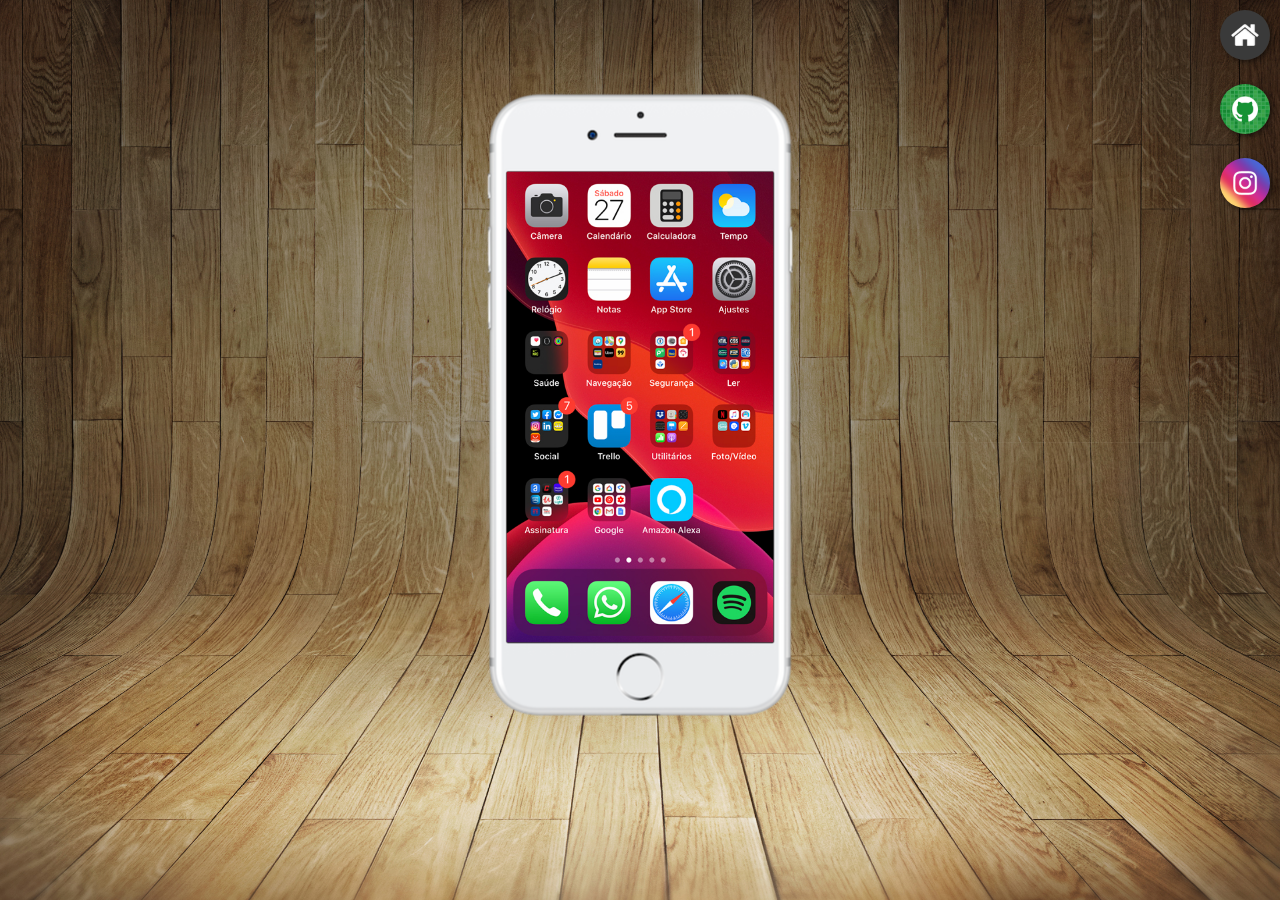
<file: index.html>
<!DOCTYPE html>
<html lang="pt-br">
<head>
    <meta charset="UTF-8">
    <meta name="viewport" content="width=device-width, initial-scale=1.0">
    <title>Projeto Redes Sociais</title>
    <link rel="stylesheet" href="estilos/style.css">
</head>
<body>
    <main>
        <section id="telefone">
            <iframe src="home.html" name="tela" id="tela" frameborder="0">
                seu navegador não é compatível com isso.
            </iframe>
        </section>
        <section id="redes">
            <a href="home.html" target="tela"><img src="imagens/logo-home.jpg" alt=""></a> <br>
            <a href="github.html" target="tela"><img src="imagens/logo-github.jpg" alt=""></a> <br>
            <a href="instagram.html" target="tela"><img src="imagens/logo-instagram.jpg" alt=""></a> 
            
        </section>
    </main>
</body>
</html>
</file>
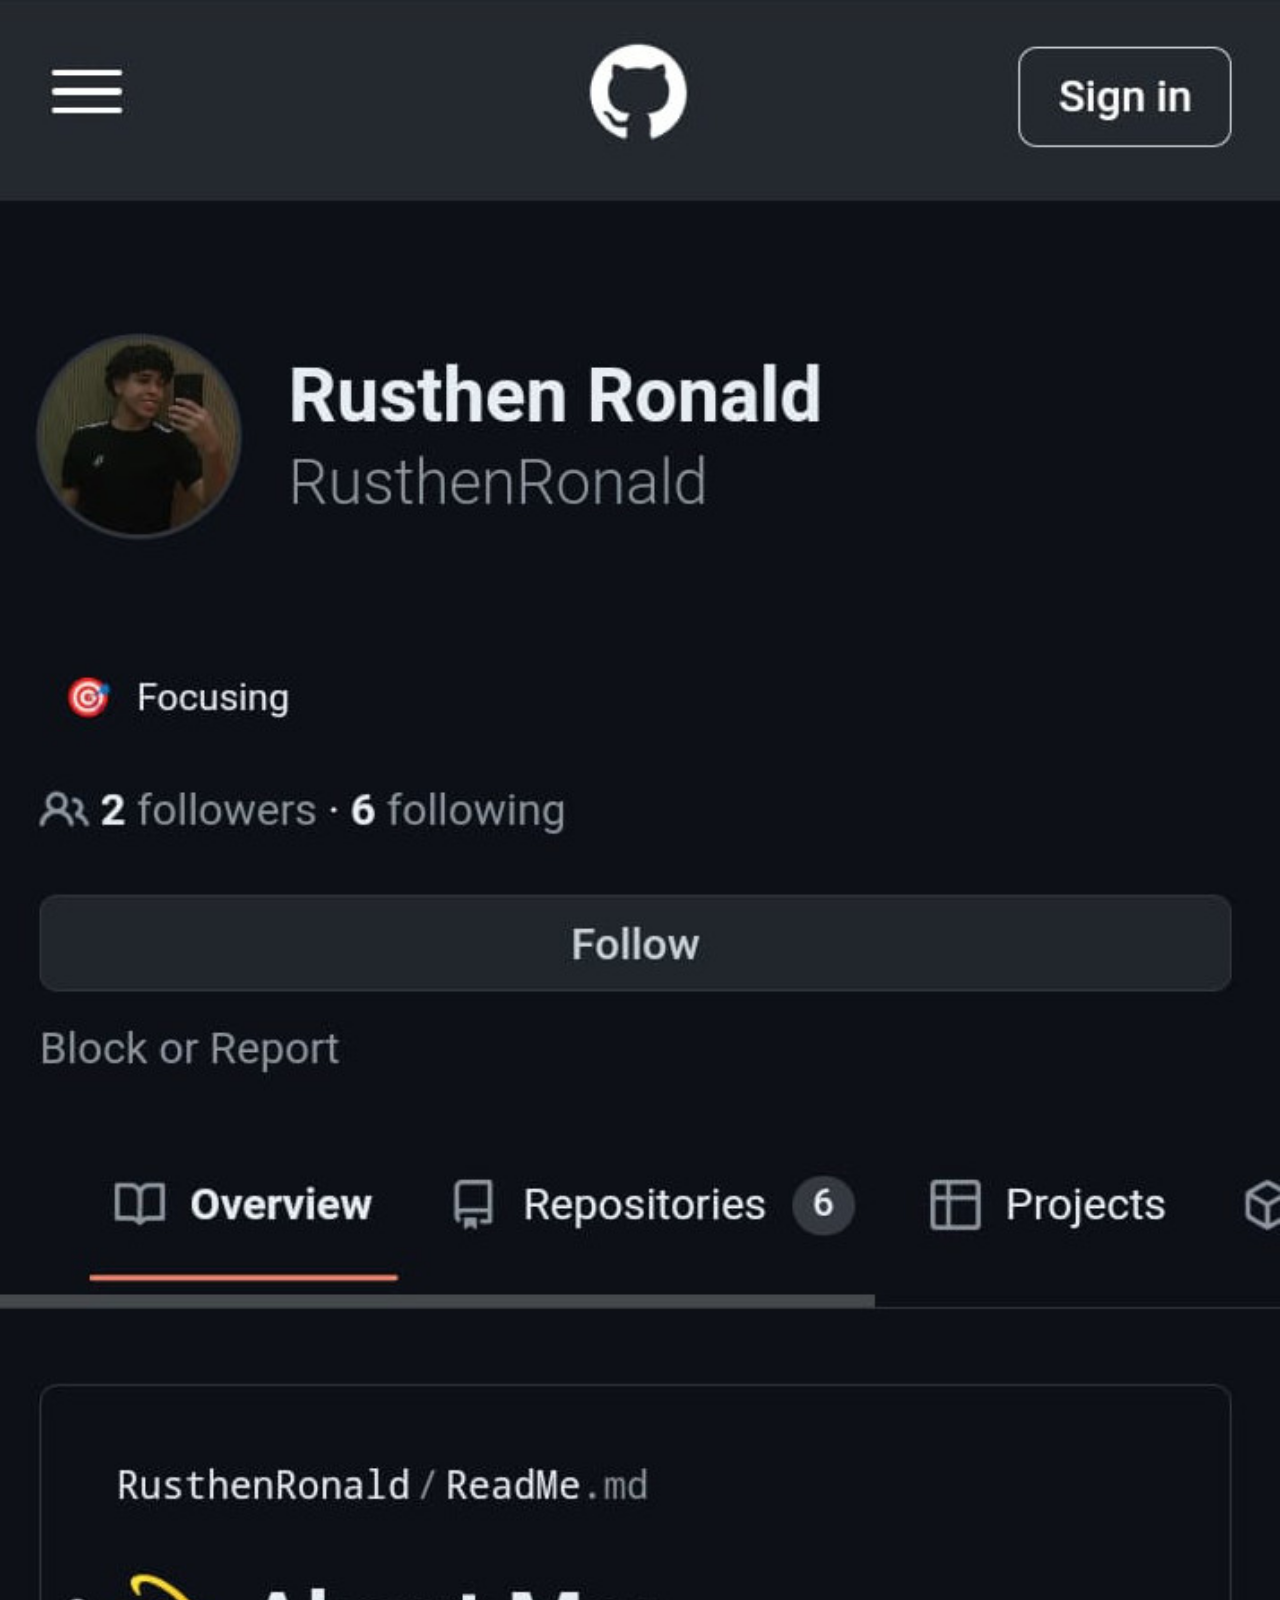
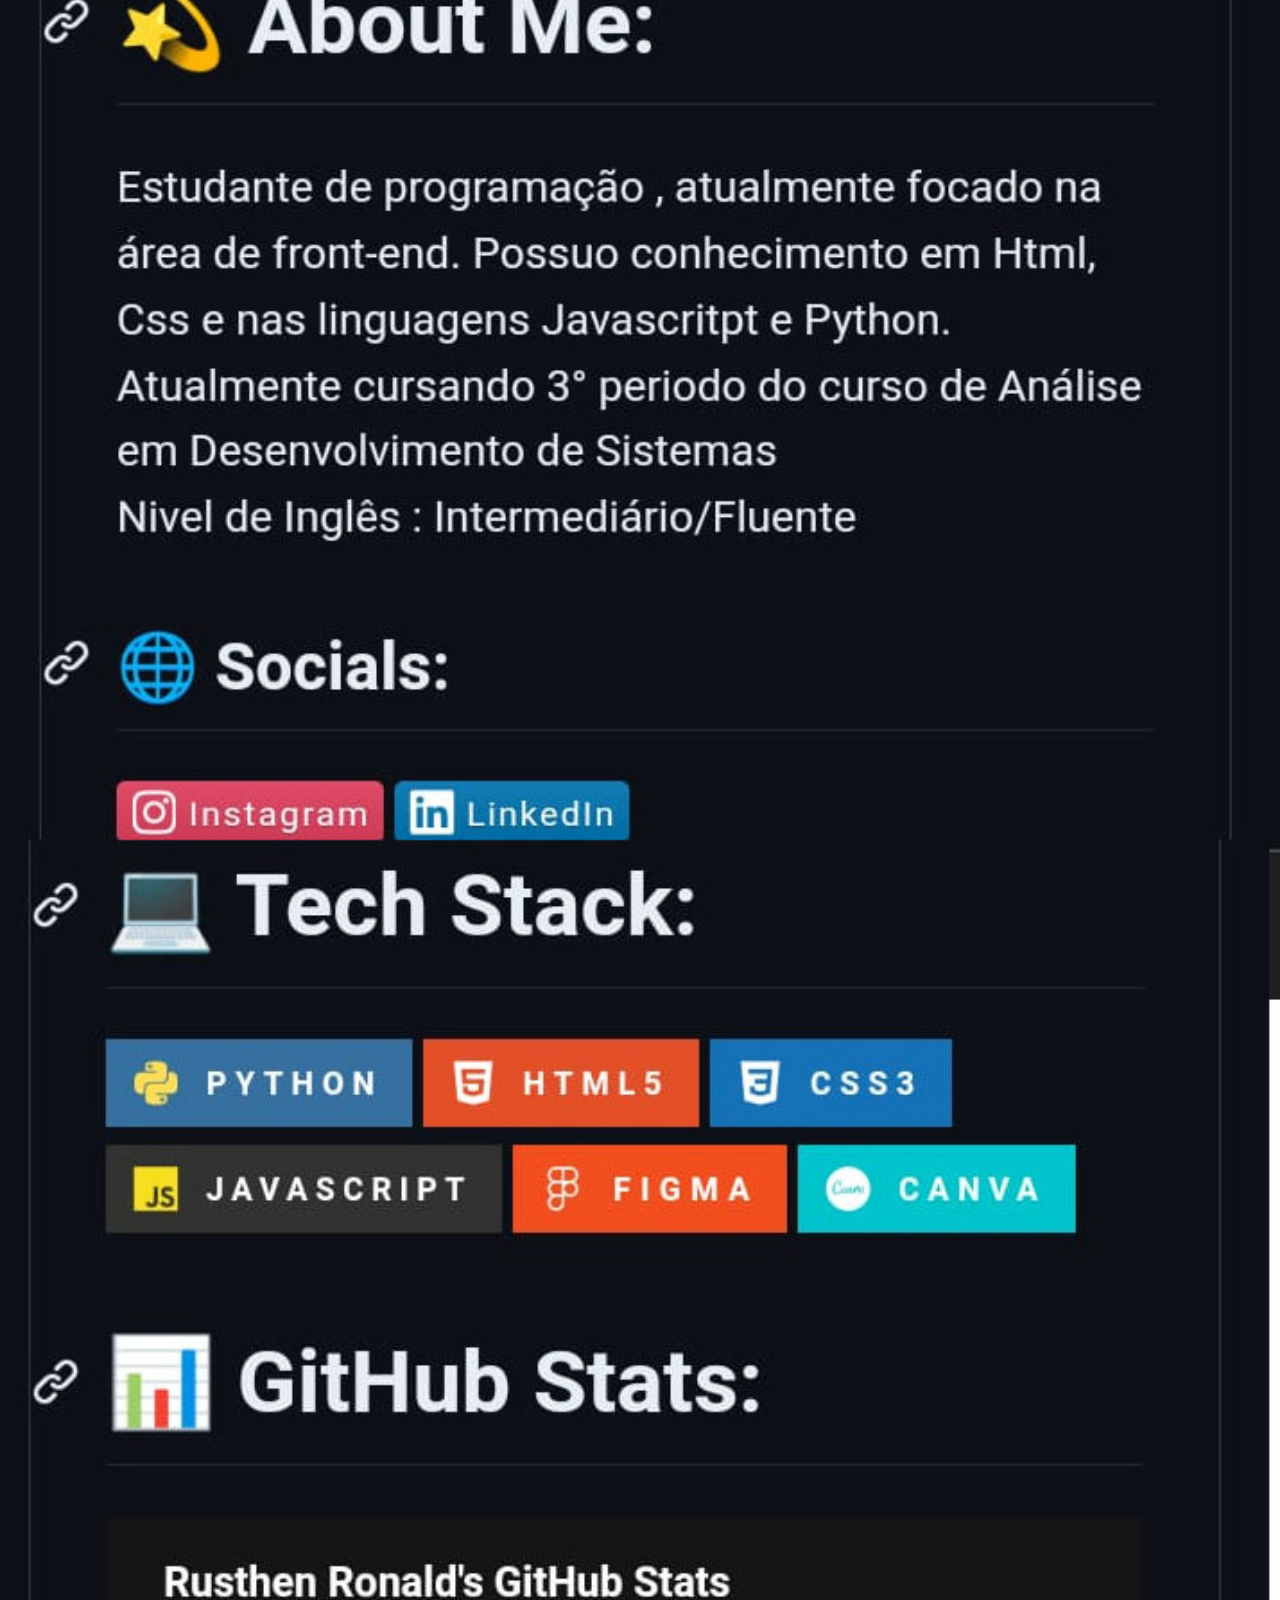
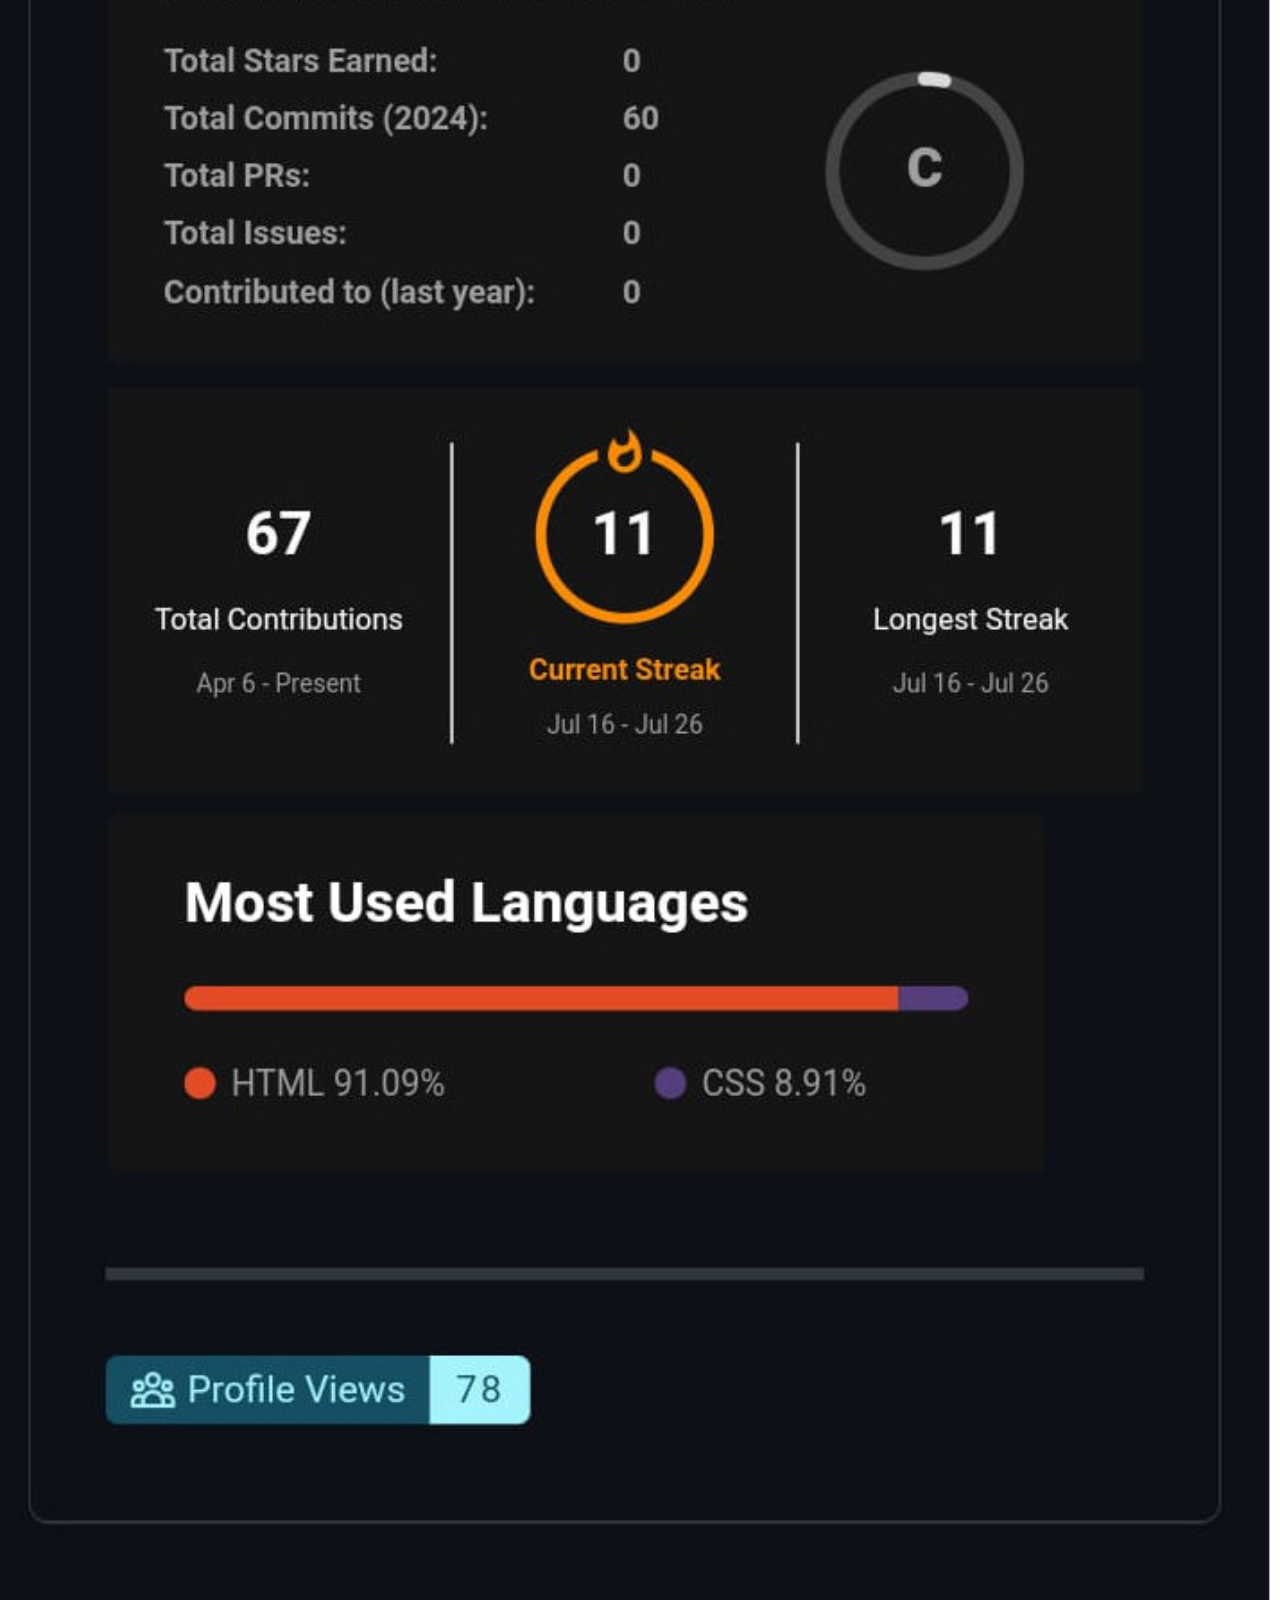
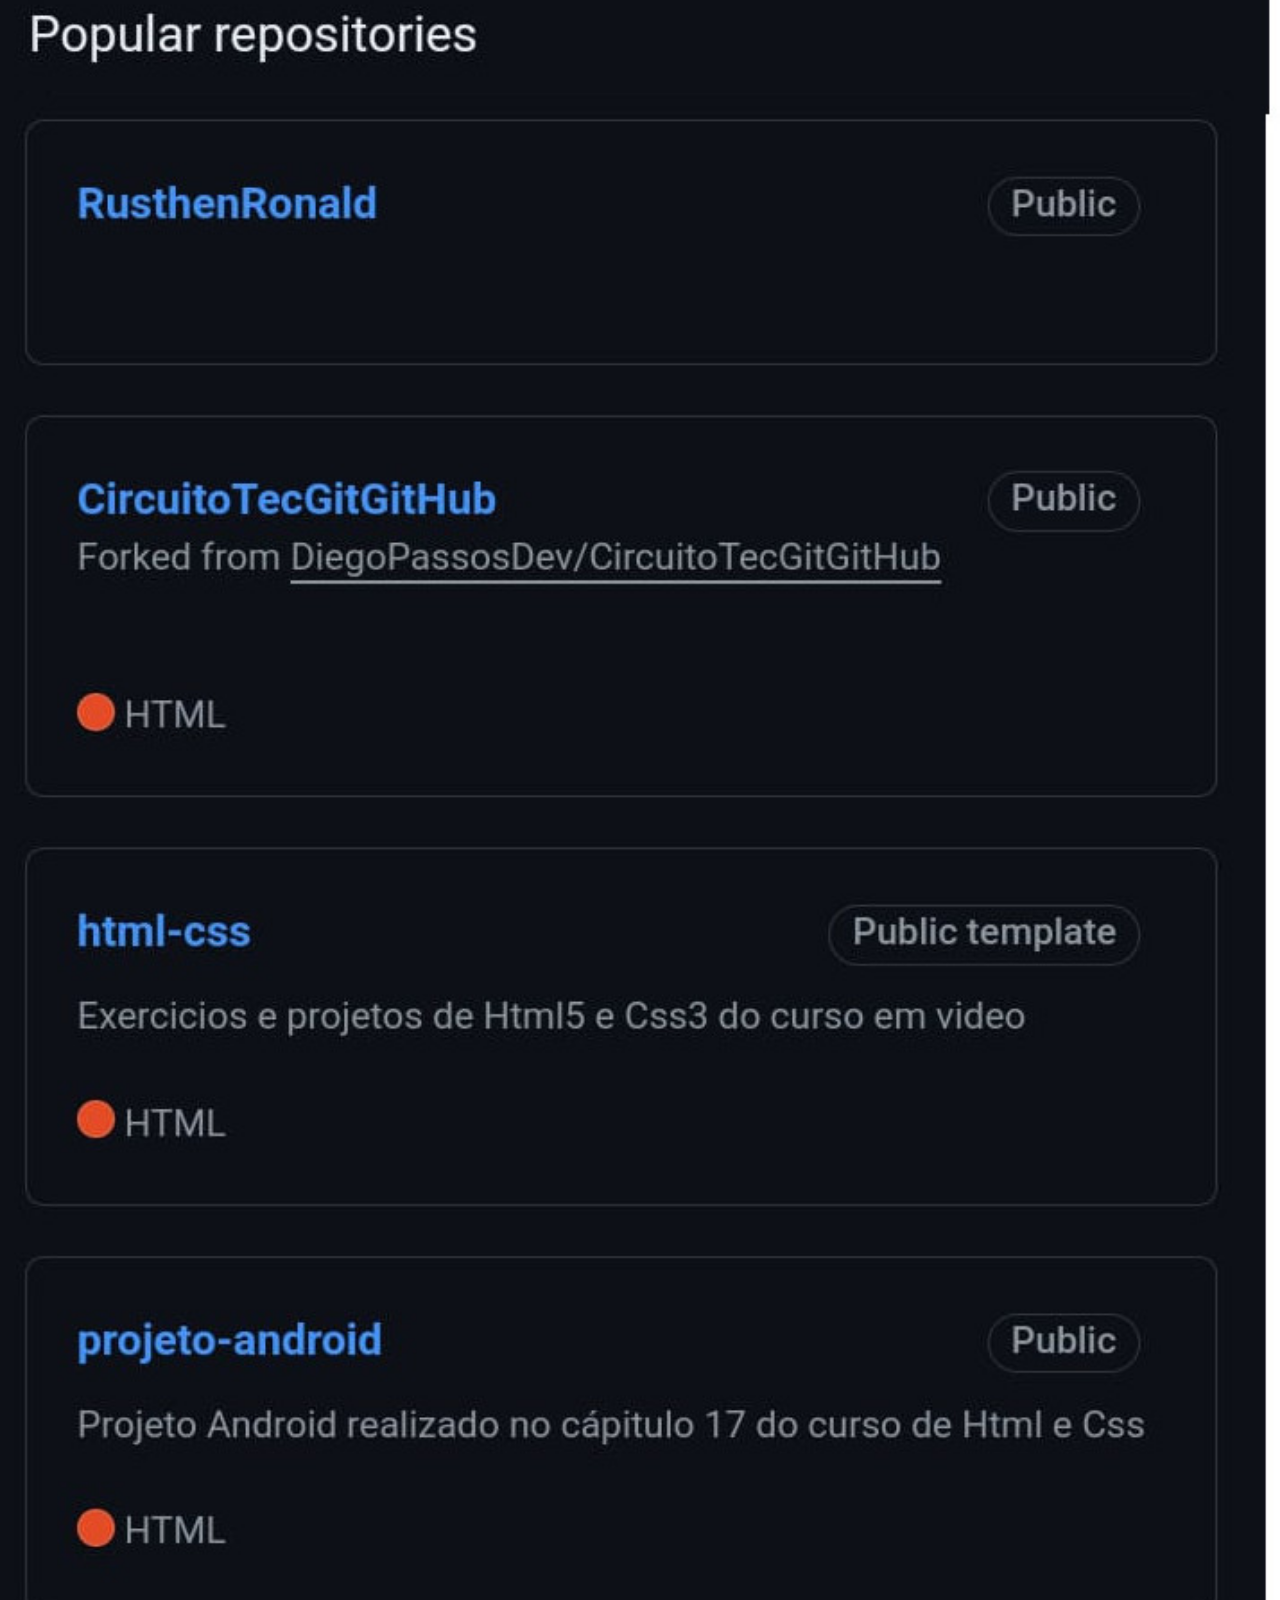
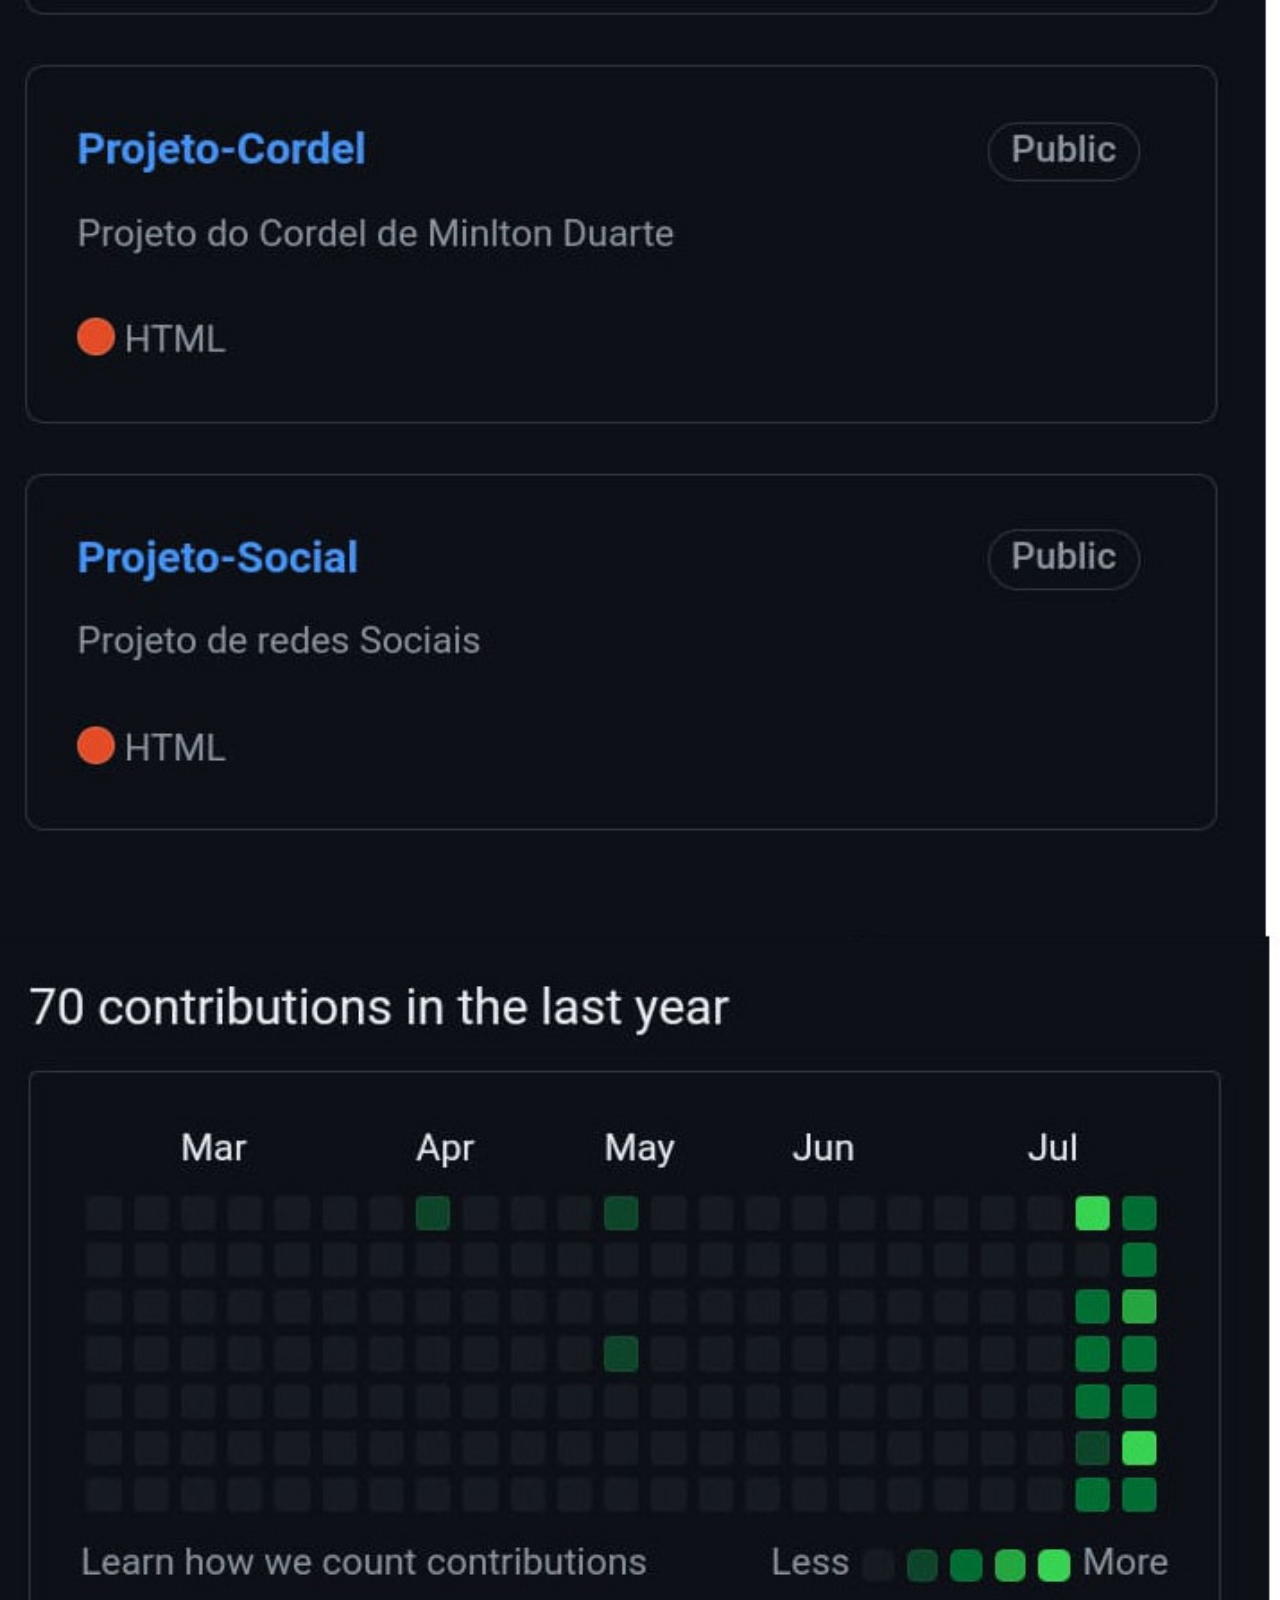
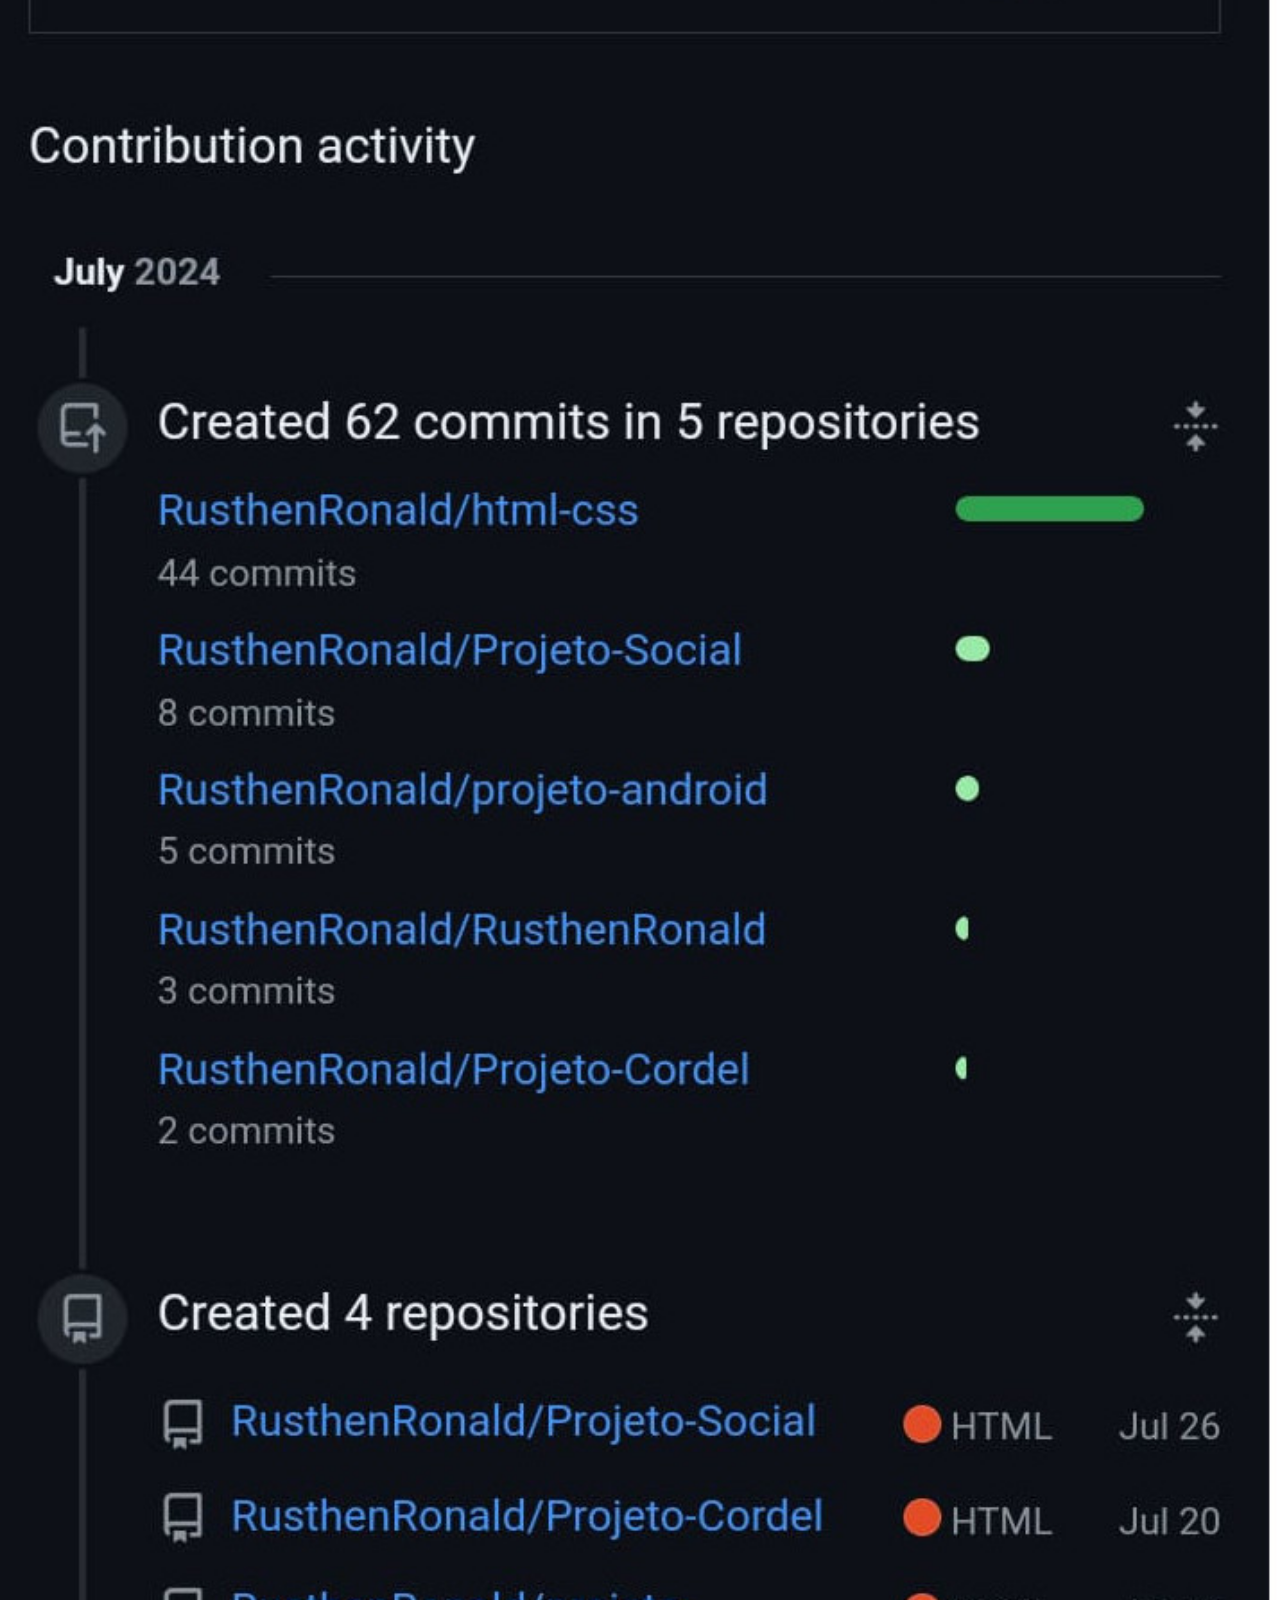
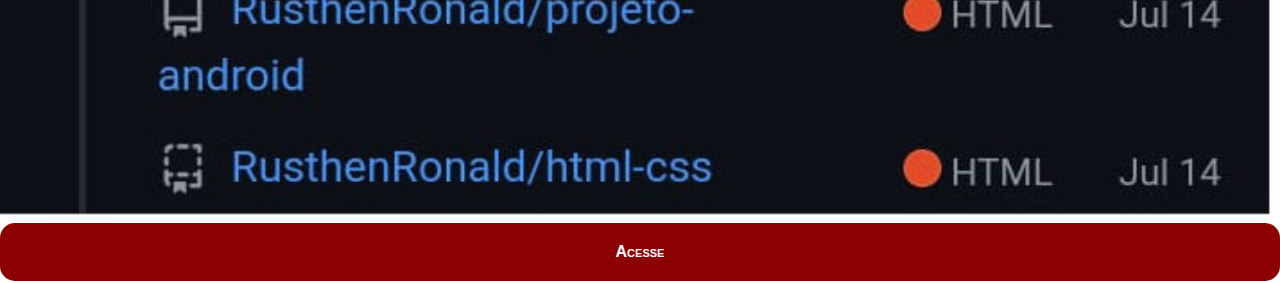
<file: github.html>
<!DOCTYPE html>
<html lang="pt-br">
<head>
    <meta charset="UTF-8">
    <meta name="viewport" content="width=device-width, initial-scale=1.0">
    <title>Document</title>
   <link rel="stylesheet" href="estilos/social.css">
</head>
<body>
    <img src="imagens/telagithub.jpg"  alt="" >
    <a href="https://github.com/RusthenRonald" target="_blank">Acesse</a>
</body>
</html>
</file>
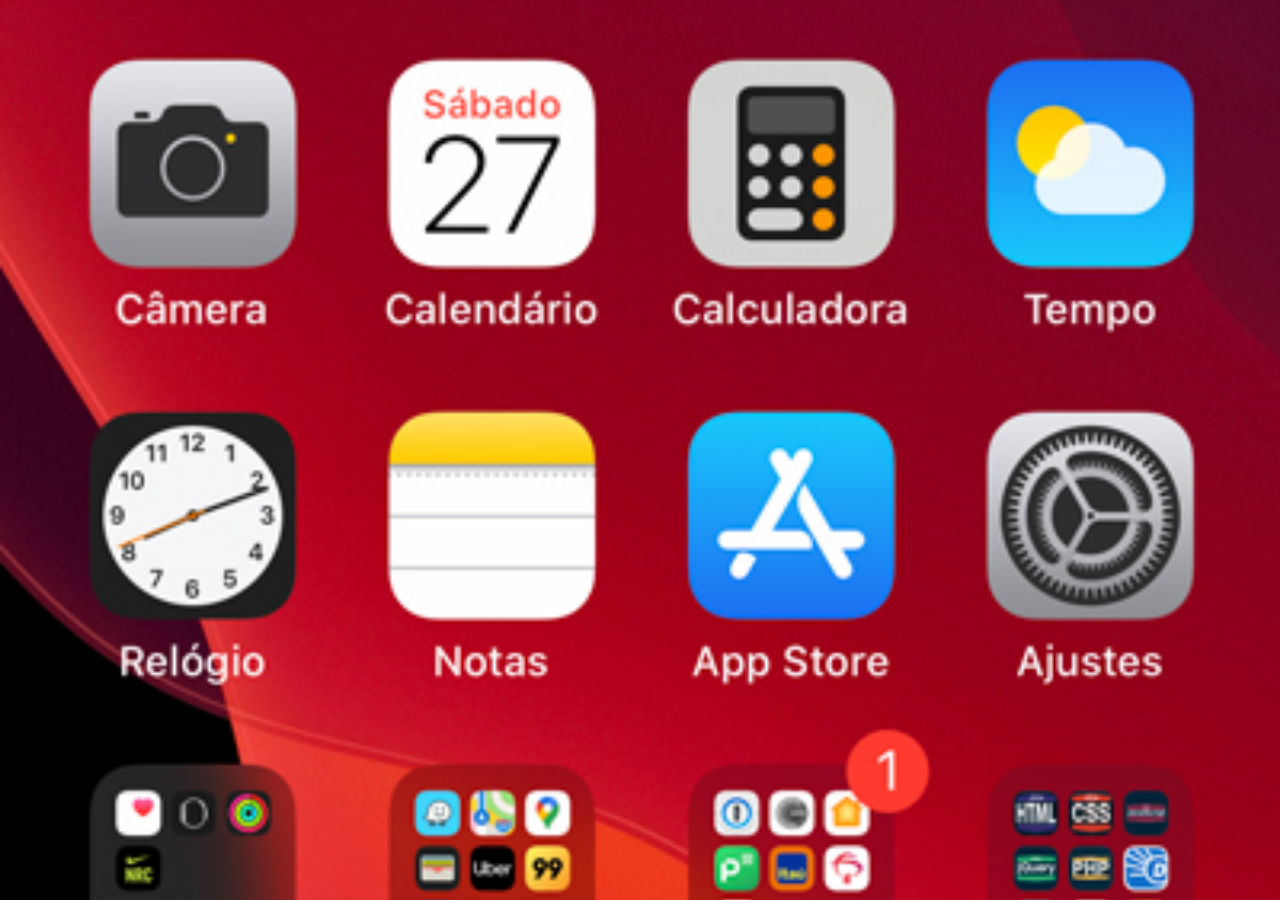
<file: home.html>
<!DOCTYPE html>
<html lang="pt-br">
<head>
    <meta charset="UTF-8">
    <meta name="viewport" content="width=device-width, initial-scale=1.0">
    <title>Home</title>
    <style>
        *{
            margin: 0px;
            padding: 0px;
        }
        body{
            height: 100vh;
            width: 100vw;
            background-image: url(imagens/tela-home.jpg);
            background-repeat: no-repeat;
            background-position: top center;
            background-size: cover;
        }
    </style>
</head>
<body>
    
</body>
</html>
</file>
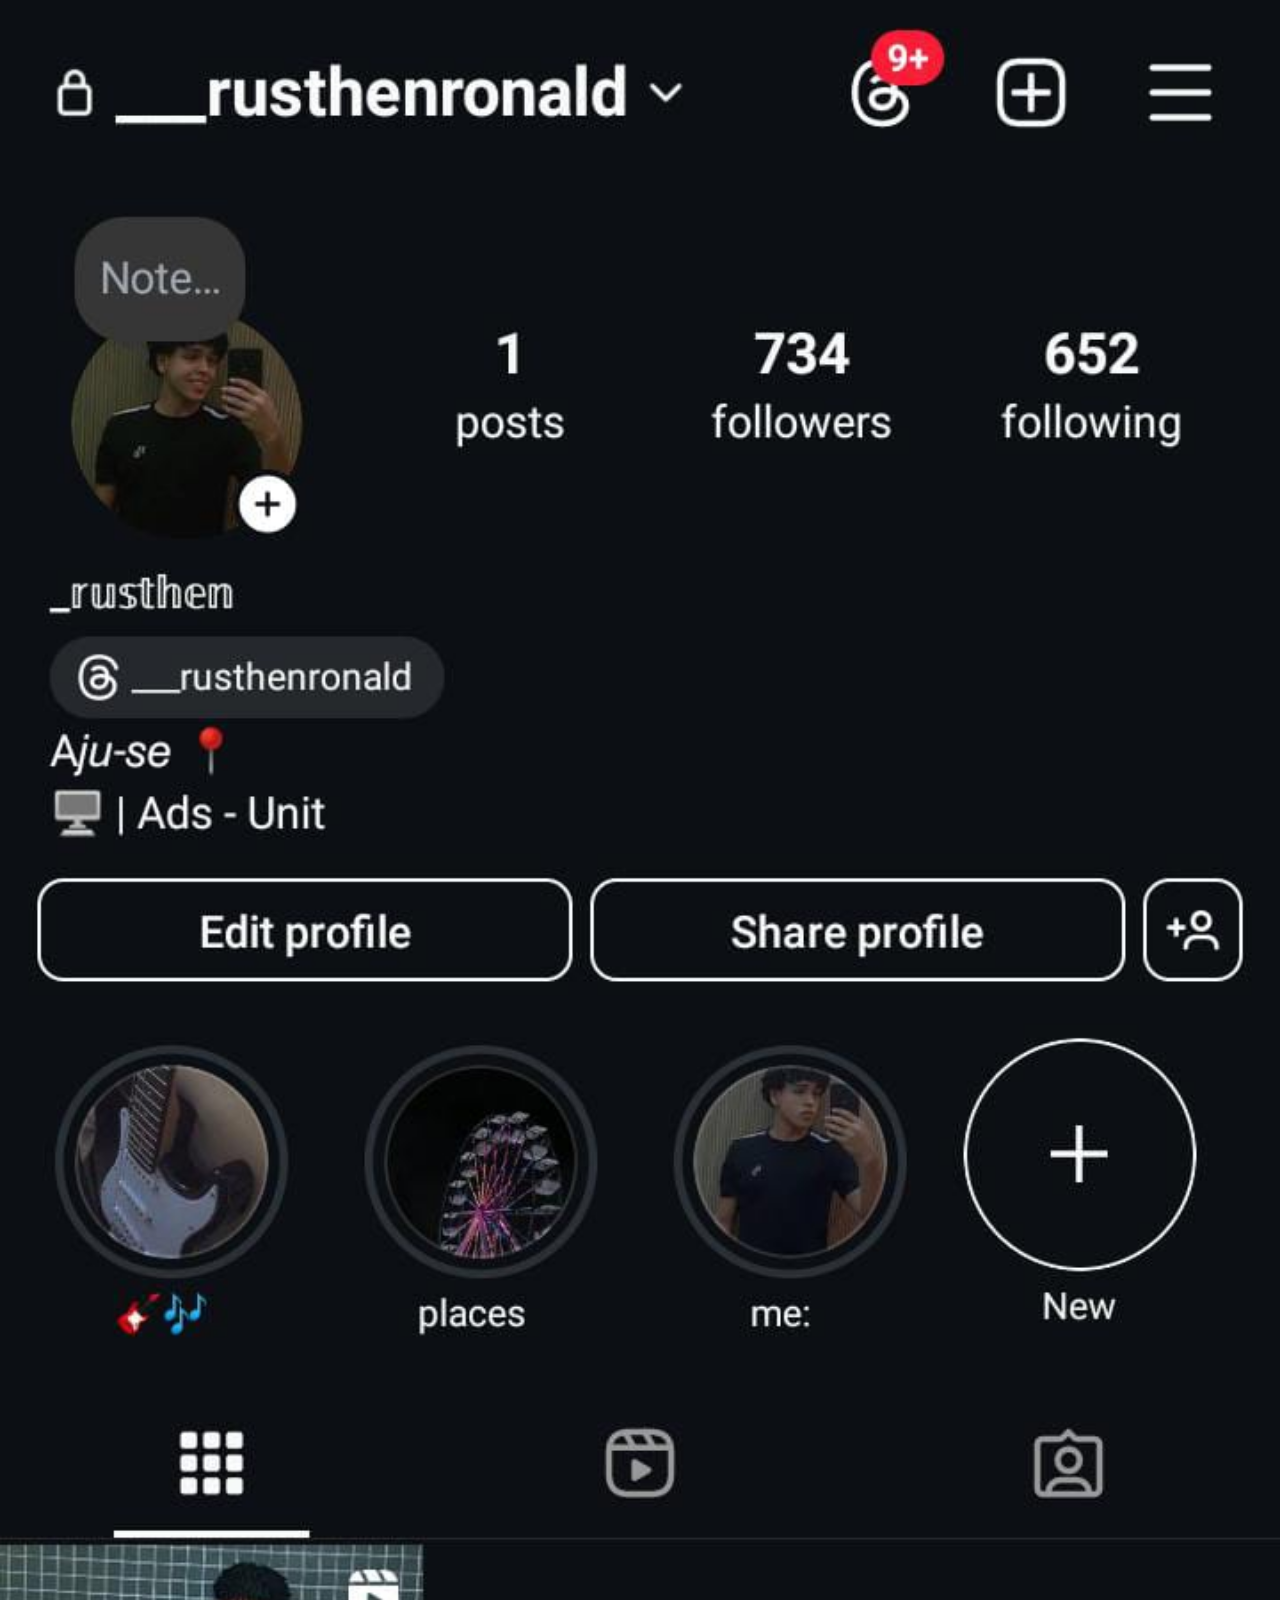
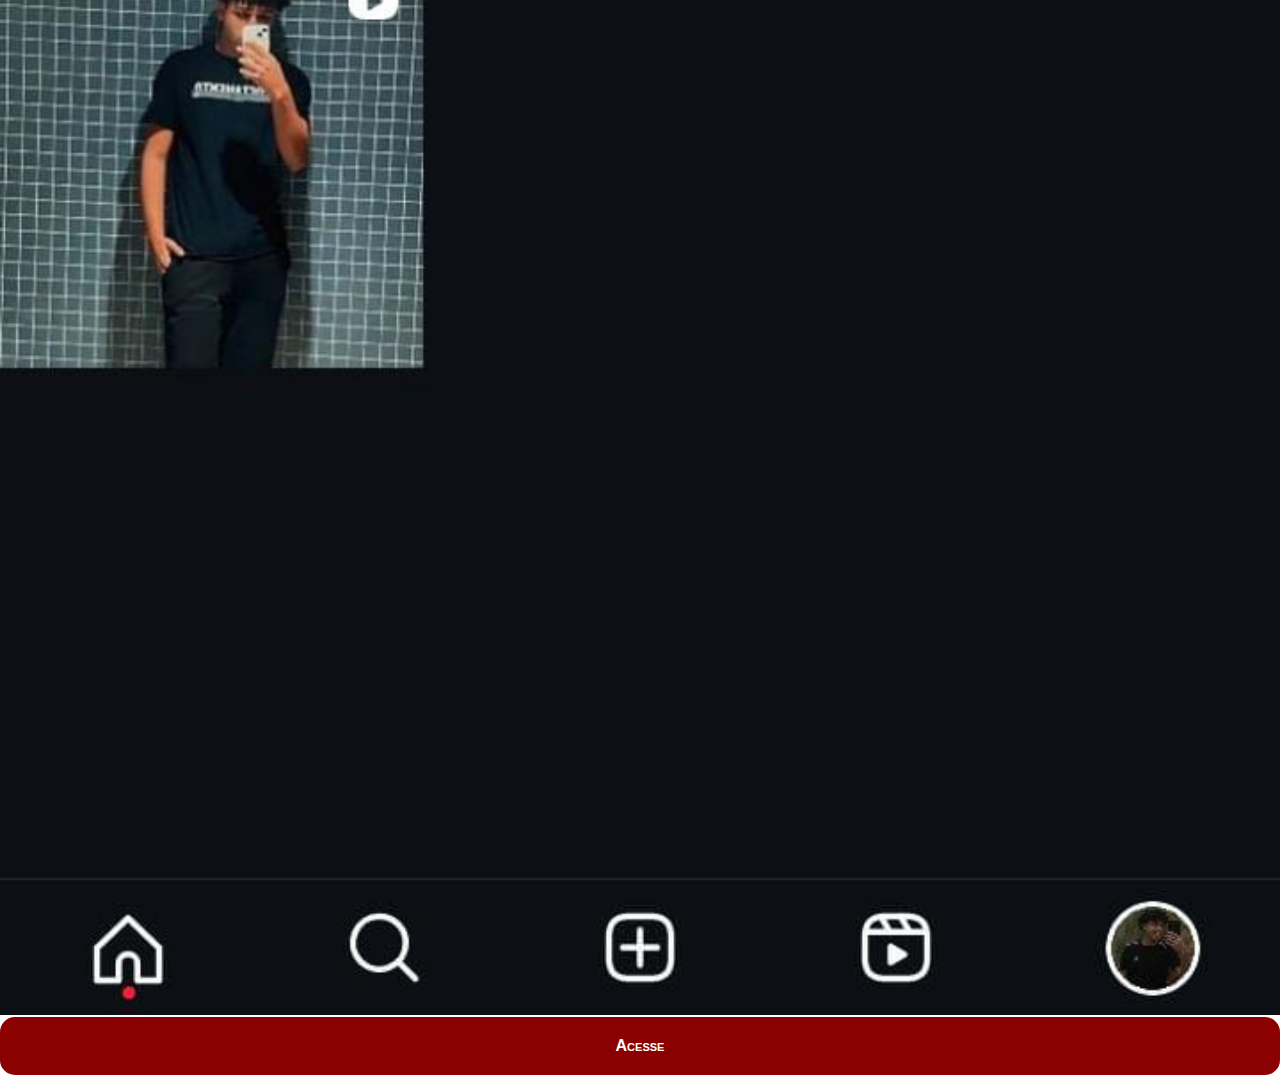
<file: instagram.html>
<!DOCTYPE html>
<html lang="pt-br">
<head>
    <meta charset="UTF-8">
    <meta name="viewport" content="width=device-width, initial-scale=1.0">
    <title>Document</title>
    <link rel="stylesheet" href="estilos/social.css">
    
</head>
<body>
    <img src="imagens/imginstagram.jpg" alt="">
    <a href="https://www.instagram.com/___rusthenronald/" target="_blank">Acesse</a>
</body>
</html>
</file>
<file: estilos/style.css>
@charset "UTF-8" ;
*{
    margin: 0px;
    padding: 0px;
    font-family: Arial, Helvetica, sans-serif;
}
html,body{
    height: 100vh;
    width: 100vw;
}
body{
    background-image: url(../imagens/fundo-madeira.jpg);
    background-repeat: no-repeat;
    background-position: top center;
    background-size: cover;
}
main{
    position: relative;
    height: 90vh;
}
section#telefone{
    position: absolute;
    top: 50%;
    left: 50%;
    transform: translate(-50%,-50%);
    height: 627px;
    width: 311px;
    background-image: url(../imagens/frame-iphone.png);
    background-repeat: no-repeat;
    
}
iframe#tela{
    position: relative;
    top: 80px;
    left: 22px;
    width: 267px;
    height: 471px;
}
section#redes{
    text-align: right;
}
section#redes img{
    width: 50px;
    height: 50px;
    margin: 10px;
    border-radius: 50%;
    box-shadow: 2px 2px 5px rgba(0, 0, 0, 0.521);
    box-sizing: border-box;
}
section#redes img:hover{
    border: 2px solid rgba(255, 255, 255, 0.849);
    transform: translate(-4px,-4px);
    box-shadow: 5px 5px 5px rgba(0, 0, 0, 0.541);
    transition: transform .3s , border .2s;
}
</file>
<file: estilos/social.css>
@charset "UTF-8";
        *{
            margin: 0px;
            padding: 0px;
            font-family: Arial, Helvetica, sans-serif;
        }
        ::-webkit-scrollbar{
            width: 0;
            height: 0;
        }
        img{
            width: 100vw;
            
        }
        a{
            display: block;
            padding: 20px;
            text-align: center;
            background-color: darkred;
            color: white;
            font-weight: bolder;
            text-decoration: none;
            border-radius: 15px;
            transform: translate(-0px,-2px);
            font-variant: small-caps;
        }
        a:hover{
            background-color:red ;
            transform: translate(-0px,-3px);
        }
</file>
